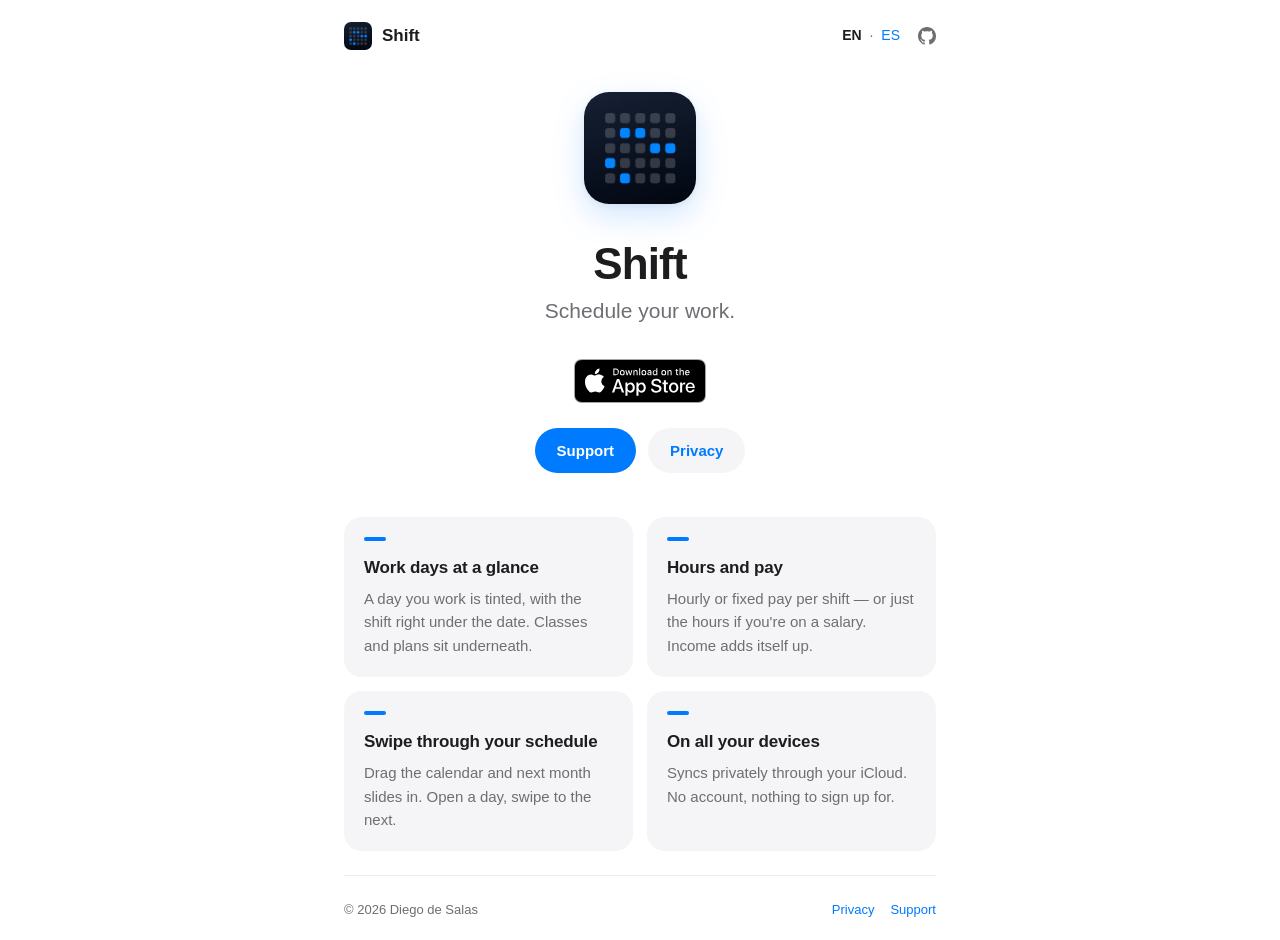
<file: index.html>
<!doctype html>
<html lang="en">
<head>
  <meta charset="utf-8">
  <meta name="viewport" content="width=device-width, initial-scale=1">
  <title>Shift — Schedule Your Work</title>
  <meta name="description" content="A calendar for people whose schedule and pay change every week. Work days at a glance, hours and pay tracked, synced privately with iCloud.">
  <meta name="theme-color" content="#ffffff" media="(prefers-color-scheme: light)">
  <meta name="theme-color" content="#000000" media="(prefers-color-scheme: dark)">
  <link rel="icon" href="favicon.png">
  <link rel="apple-touch-icon" href="icon.png">
  <link rel="alternate" hreflang="es" href="es/index.html">
  <link rel="stylesheet" href="styles.css">
</head>
<body>
  <div class="wrap">
    <header class="site-header">
      <a class="brand" href="index.html"><img src="icon.png" alt=""> Shift</a>
      <div class="header-end">
        <div class="lang"><span>EN</span> · <a href="es/index.html" hreflang="es">ES</a></div>
        <a class="github" href="https://github.com/desalix/Shift" target="_blank" rel="noopener" aria-label="GitHub repository"><svg viewBox="0 0 16 16" width="18" height="18" aria-hidden="true"><path fill="currentColor" d="M8 0C3.58 0 0 3.58 0 8c0 3.54 2.29 6.53 5.47 7.59.4.07.55-.17.55-.38 0-.19-.01-.82-.01-1.49-2.01.37-2.53-.49-2.69-.94-.09-.23-.48-.94-.82-1.13-.28-.15-.68-.52-.01-.53.63-.01 1.08.58 1.23.82.72 1.21 1.87.87 2.33.66.07-.52.28-.87.51-1.07-1.78-.2-3.64-.89-3.64-3.95 0-.87.31-1.59.82-2.15-.08-.2-.36-1.02.08-2.12 0 0 .67-.21 2.2.82.64-.18 1.32-.27 2-.27.68 0 1.36.09 2 .27 1.53-1.04 2.2-.82 2.2-.82.44 1.1.16 1.92.08 2.12.51.56.82 1.27.82 2.15 0 3.07-1.87 3.75-3.65 3.95.29.25.54.73.54 1.48 0 1.07-.01 1.93-.01 2.2 0 .21.15.46.55.38A8.013 8.013 0 0016 8c0-4.42-3.58-8-8-8z"/></svg></a>
      </div>
    </header>

    <main>
      <section class="hero">
        <img class="app-icon" src="icon.png" alt="Shift app icon">
        <h1>Shift</h1>
        <p class="tagline">Schedule your work.</p>
        <a class="store-badge" target="_blank" href="https://apps.apple.com/app/shift-schedule-your-work/id6812912884"><img src="appstore-badge.svg" alt="Download on the App Store" width="132" height="44"></a>
        <div class="actions">
          <a class="button primary" href="support.html">Support</a>
          <a class="button" href="privacy.html">Privacy</a>
        </div>
      </section>

      <section class="features">
        <article class="feature">
          <h2>Work days at a glance</h2>
          <p>A day you work is tinted, with the shift right under the date. Classes and plans sit underneath.</p>
        </article>
        <article class="feature">
          <h2>Hours and pay</h2>
          <p>Hourly or fixed pay per shift — or just the hours if you're on a salary. Income adds itself up.</p>
        </article>
        <article class="feature">
          <h2>Swipe through your schedule</h2>
          <p>Drag the calendar and next month slides in. Open a day, swipe to the next.</p>
        </article>
        <article class="feature">
          <h2>On all your devices</h2>
          <p>Syncs privately through your iCloud. No account, nothing to sign up for.</p>
        </article>
      </section>
    </main>

    <footer class="site-footer">
      <span>© 2026 Diego de Salas</span>
      <nav><a href="privacy.html">Privacy</a><a href="support.html">Support</a></nav>
    </footer>
  </div>
</body>
</html>
</file>
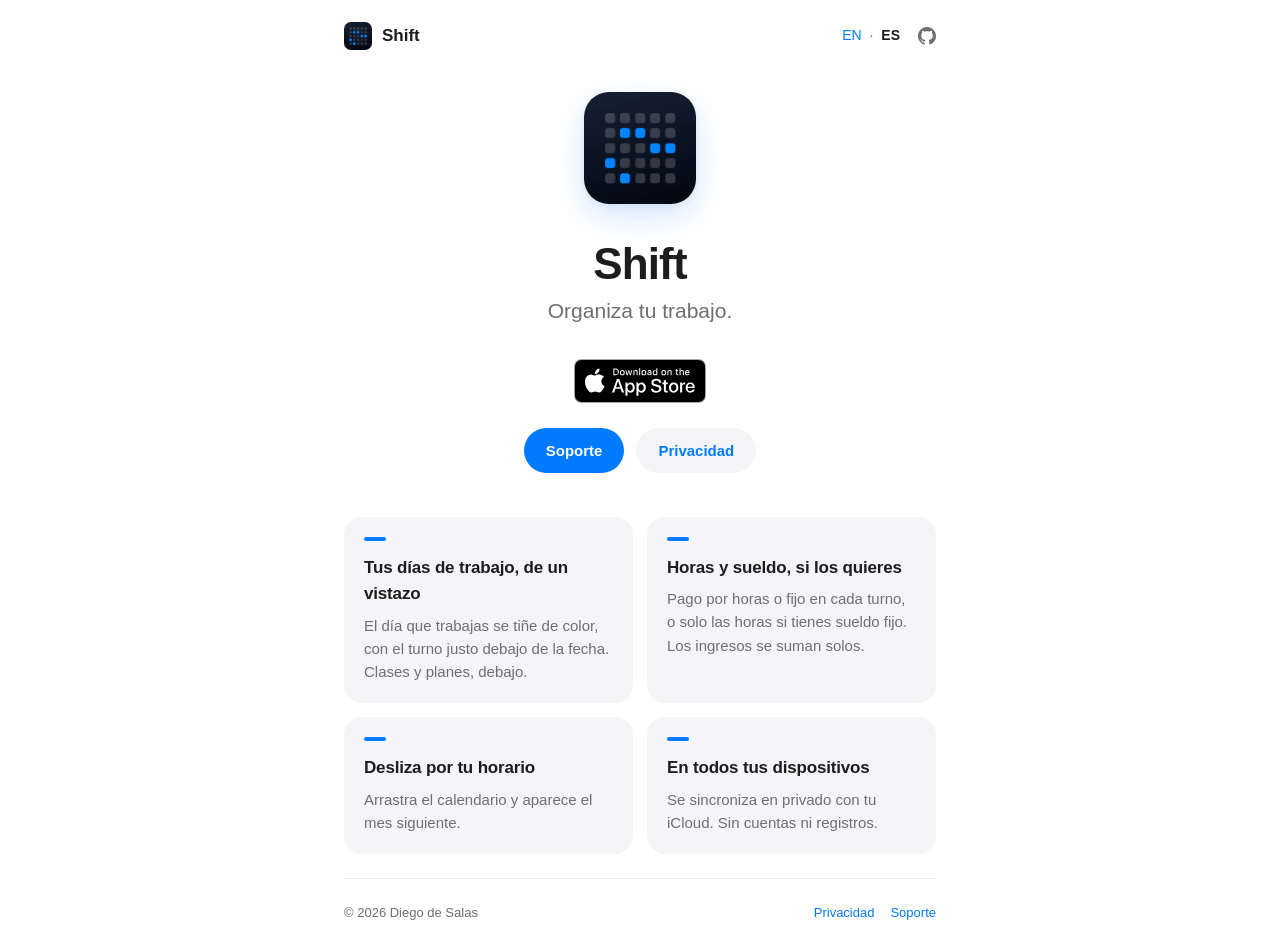
<file: es/index.html>
<!doctype html>
<html lang="es">
<head>
  <meta charset="utf-8">
  <meta name="viewport" content="width=device-width, initial-scale=1">
  <title>Shift — Organiza tu trabajo</title>
  <meta name="description" content="Un calendario para quien tiene horarios y sueldo que cambian cada semana. Días de trabajo de un vistazo, horas y pago registrados, sincronizado en privado con iCloud.">
  <meta name="theme-color" content="#ffffff" media="(prefers-color-scheme: light)">
  <meta name="theme-color" content="#000000" media="(prefers-color-scheme: dark)">
  <link rel="icon" href="../favicon.png">
  <link rel="apple-touch-icon" href="../icon.png">
  <link rel="alternate" hreflang="en" href="../index.html">
  <link rel="stylesheet" href="../styles.css">
</head>
<body>
  <div class="wrap">
    <header class="site-header">
      <a class="brand" href="index.html"><img src="../icon.png" alt=""> Shift</a>
      <div class="header-end">
        <div class="lang"><a href="../index.html" hreflang="en">EN</a> · <span>ES</span></div>
        <a class="github" href="https://github.com/desalix/Shift" target="_blank" rel="noopener" aria-label="Repositorio en GitHub"><svg viewBox="0 0 16 16" width="18" height="18" aria-hidden="true"><path fill="currentColor" d="M8 0C3.58 0 0 3.58 0 8c0 3.54 2.29 6.53 5.47 7.59.4.07.55-.17.55-.38 0-.19-.01-.82-.01-1.49-2.01.37-2.53-.49-2.69-.94-.09-.23-.48-.94-.82-1.13-.28-.15-.68-.52-.01-.53.63-.01 1.08.58 1.23.82.72 1.21 1.87.87 2.33.66.07-.52.28-.87.51-1.07-1.78-.2-3.64-.89-3.64-3.95 0-.87.31-1.59.82-2.15-.08-.2-.36-1.02.08-2.12 0 0 .67-.21 2.2.82.64-.18 1.32-.27 2-.27.68 0 1.36.09 2 .27 1.53-1.04 2.2-.82 2.2-.82.44 1.1.16 1.92.08 2.12.51.56.82 1.27.82 2.15 0 3.07-1.87 3.75-3.65 3.95.29.25.54.73.54 1.48 0 1.07-.01 1.93-.01 2.2 0 .21.15.46.55.38A8.013 8.013 0 0016 8c0-4.42-3.58-8-8-8z"/></svg></a>
      </div>
    </header>

    <main>
      <section class="hero">
        <img class="app-icon" src="../icon.png" alt="Icono de la app Shift">
        <h1>Shift</h1>
        <p class="tagline">Organiza tu trabajo.</p>
        <a class="store-badge" href="https://apps.apple.com/app/shift-schedule-your-work/id6812912884"><img src="../appstore-badge.svg" alt="Descargar en el App Store" width="132" height="44"></a>
        <div class="actions">
          <a class="button primary" href="support.html">Soporte</a>
          <a class="button" href="privacy.html">Privacidad</a>
        </div>
      </section>

      <section class="features">
        <article class="feature">
          <h2>Tus días de trabajo, de un vistazo</h2>
          <p>El día que trabajas se tiñe de color, con el turno justo debajo de la fecha. Clases y planes, debajo.</p>
        </article>
        <article class="feature">
          <h2>Horas y sueldo, si los quieres</h2>
          <p>Pago por horas o fijo en cada turno, o solo las horas si tienes sueldo fijo. Los ingresos se suman solos.</p>
        </article>
        <article class="feature">
          <h2>Desliza por tu horario</h2>
          <p>Arrastra el calendario y aparece el mes siguiente.</p>
        </article>
        <article class="feature">
          <h2>En todos tus dispositivos</h2>
          <p>Se sincroniza en privado con tu iCloud. Sin cuentas ni registros.</p>
        </article>
      </section>
    </main>

    <footer class="site-footer">
      <span>© 2026 Diego de Salas</span>
      <nav><a href="privacy.html">Privacidad</a><a href="support.html">Soporte</a></nav>
    </footer>
  </div>
</body>
</html>
</file>
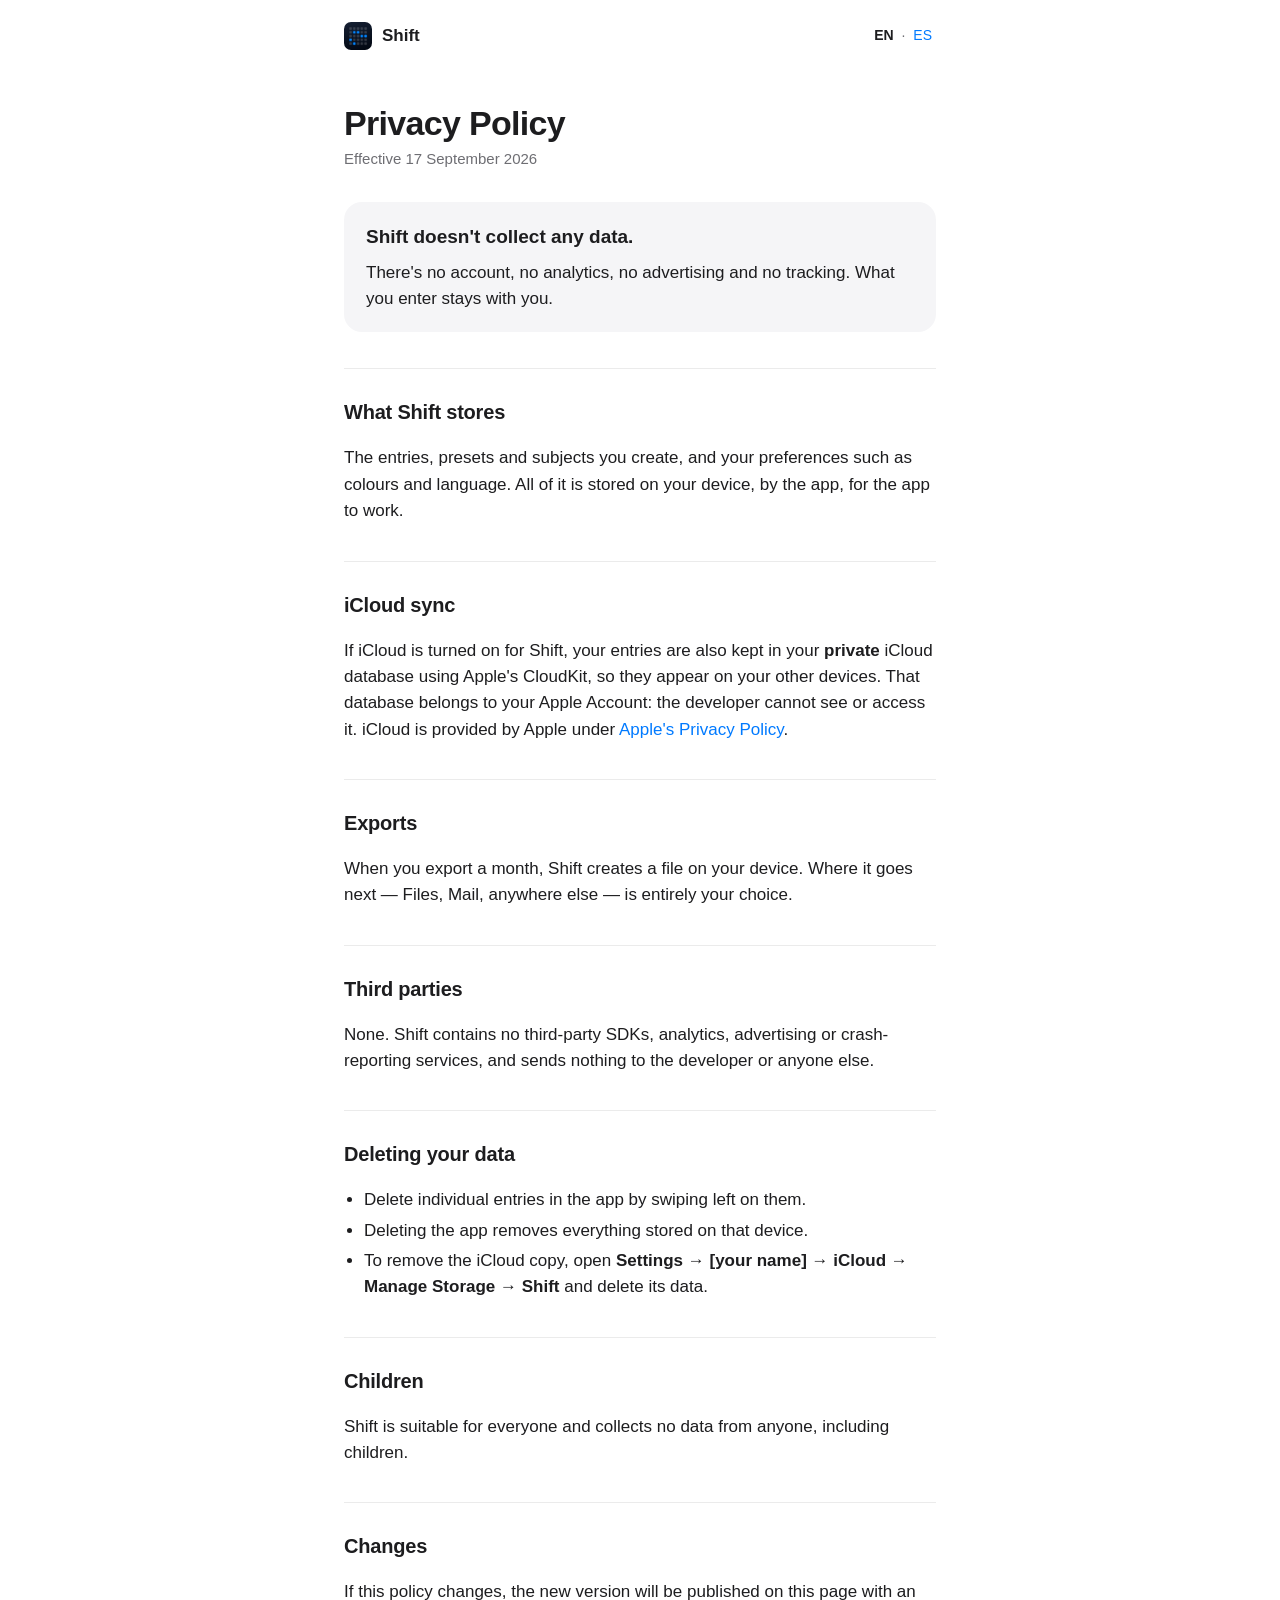
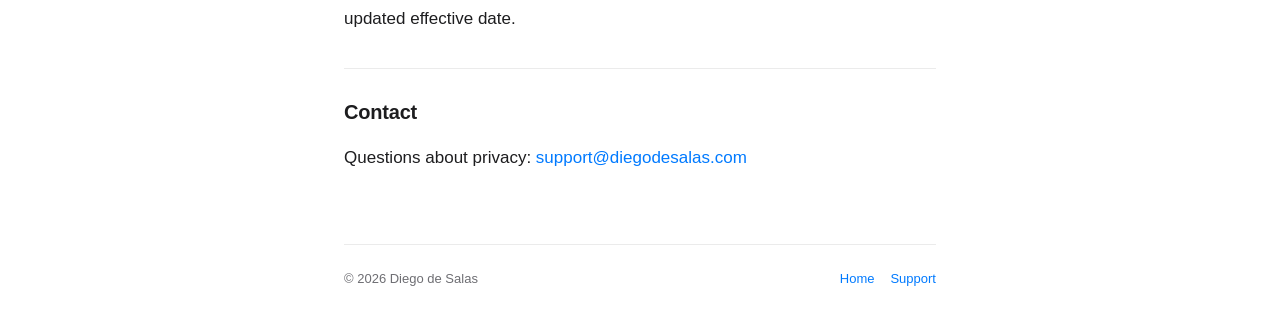
<file: privacy.html>
<!doctype html>
<html lang="en">
<head>
  <meta charset="utf-8">
  <meta name="viewport" content="width=device-width, initial-scale=1">
  <title>Privacy Policy — Shift</title>
  <meta name="description" content="Shift collects no data. No account, no analytics, no advertising, no tracking.">
  <meta name="theme-color" content="#ffffff" media="(prefers-color-scheme: light)">
  <meta name="theme-color" content="#000000" media="(prefers-color-scheme: dark)">
  <link rel="icon" href="favicon.png">
  <link rel="apple-touch-icon" href="icon.png">
  <link rel="alternate" hreflang="es" href="es/privacy.html">
  <link rel="stylesheet" href="styles.css">
</head>
<body>
  <div class="wrap">
    <header class="site-header">
      <a class="brand" href="index.html"><img src="icon.png" alt=""> Shift</a>
      <div class="lang"><span>EN</span> · <a href="es/privacy.html" hreflang="es">ES</a></div>
    </header>

    <main class="doc">
      <h1>Privacy Policy</h1>
      <p class="meta">Effective 17 September 2026</p>

      <div class="callout">
        <p class="lead"><strong>Shift doesn't collect any data.</strong></p>
        <p>There's no account, no analytics, no advertising and no tracking. What you enter stays with you.</p>
      </div>

      <h2>What Shift stores</h2>
      <p>The entries, presets and subjects you create, and your preferences such as colours and language. All of it is stored on your device, by the app, for the app to work.</p>

      <h2>iCloud sync</h2>
      <p>If iCloud is turned on for Shift, your entries are also kept in your <strong>private</strong> iCloud database using Apple's CloudKit, so they appear on your other devices. That database belongs to your Apple Account: the developer cannot see or access it. iCloud is provided by Apple under <a href="https://www.apple.com/legal/privacy/">Apple's Privacy Policy</a>.</p>

      <h2>Exports</h2>
      <p>When you export a month, Shift creates a file on your device. Where it goes next — Files, Mail, anywhere else — is entirely your choice.</p>

      <h2>Third parties</h2>
      <p>None. Shift contains no third-party SDKs, analytics, advertising or crash-reporting services, and sends nothing to the developer or anyone else.</p>

      <h2>Deleting your data</h2>
      <ul>
        <li>Delete individual entries in the app by swiping left on them.</li>
        <li>Deleting the app removes everything stored on that device.</li>
        <li>To remove the iCloud copy, open <strong>Settings → [your name] → iCloud → Manage Storage → Shift</strong> and delete its data.</li>
      </ul>

      <h2>Children</h2>
      <p>Shift is suitable for everyone and collects no data from anyone, including children.</p>

      <h2>Changes</h2>
      <p>If this policy changes, the new version will be published on this page with an updated effective date.</p>

      <h2>Contact</h2>
      <p>Questions about privacy: <a href="mailto:support@diegodesalas.com">support@diegodesalas.com</a></p>
    </main>

    <footer class="site-footer">
      <span>© 2026 Diego de Salas</span>
      <nav><a href="index.html">Home</a><a href="support.html">Support</a></nav>
    </footer>
  </div>
</body>
</html>
</file>
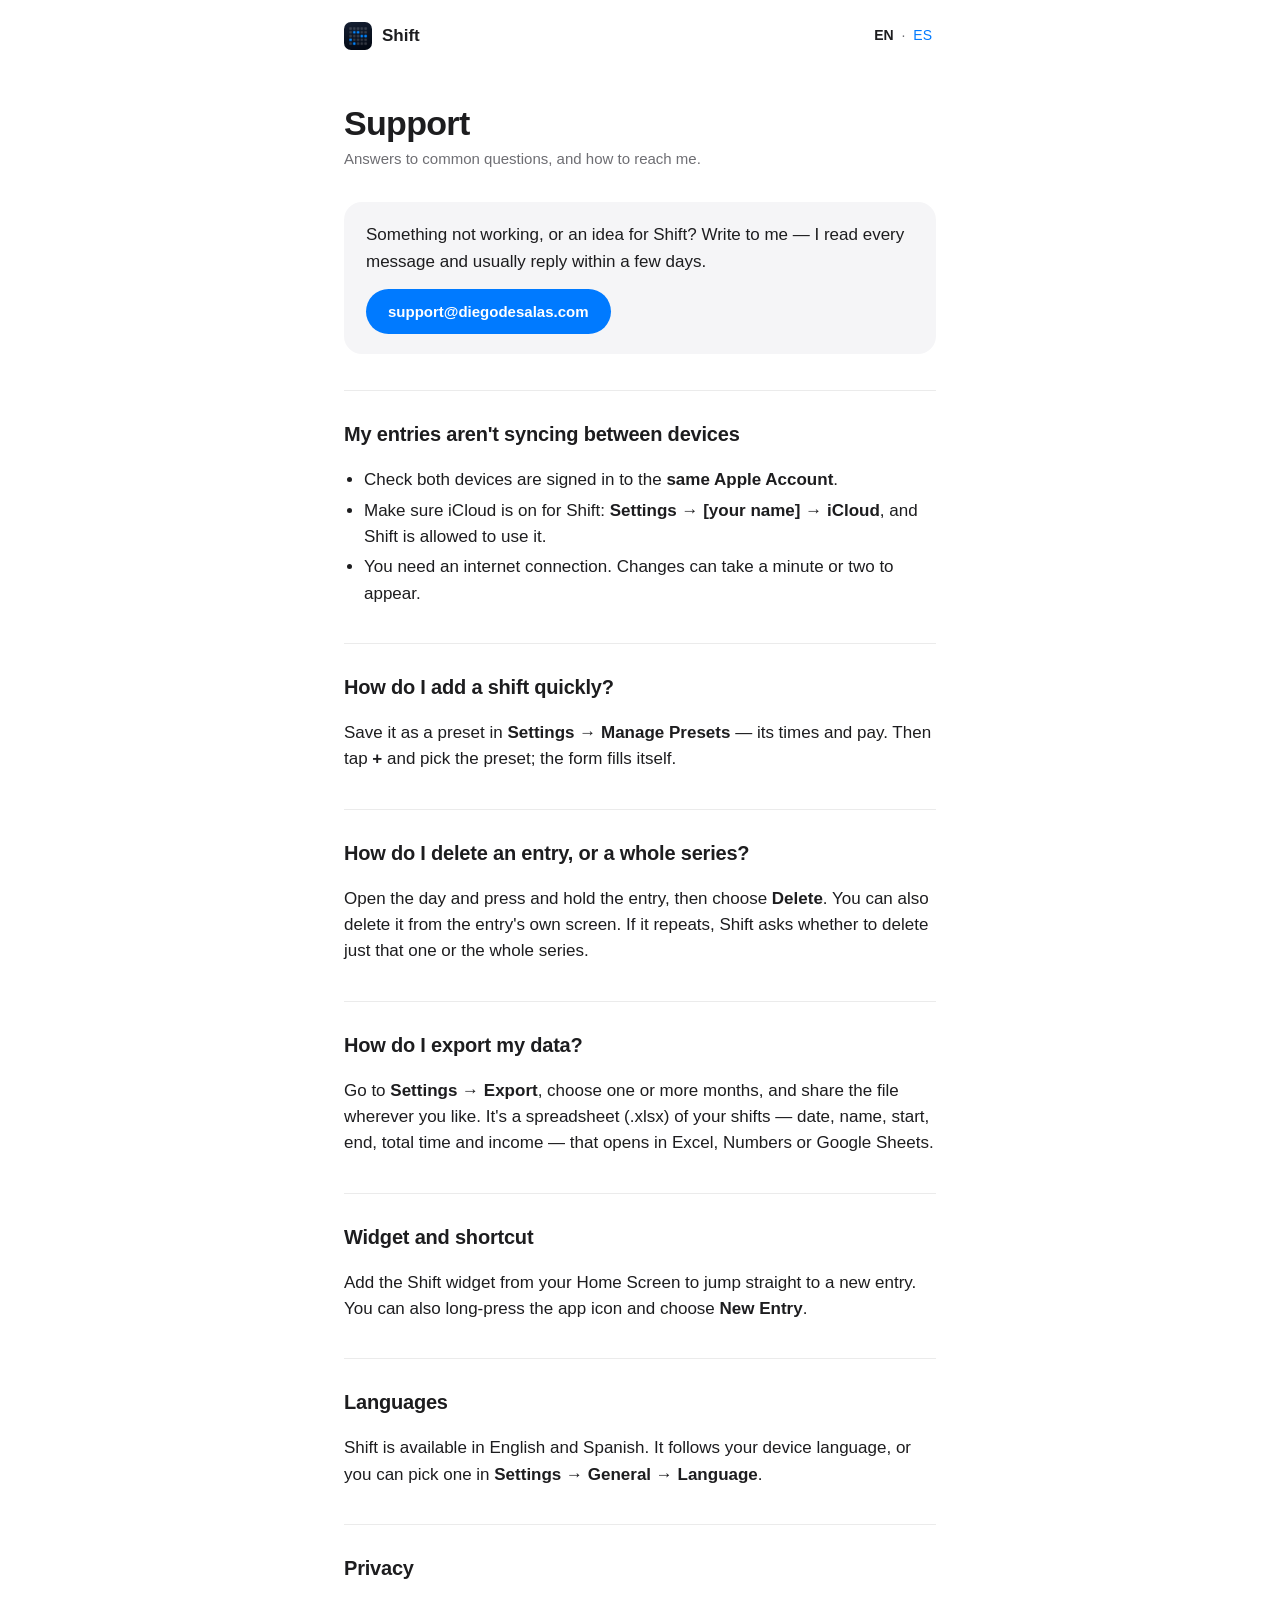
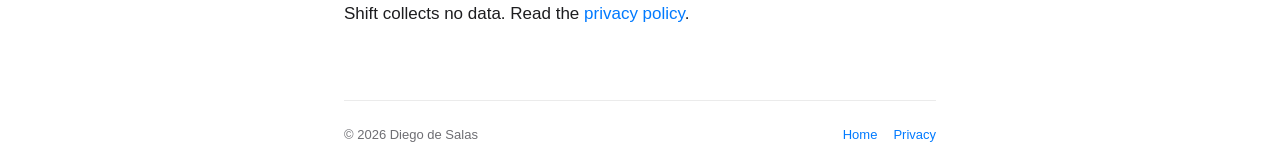
<file: support.html>
<!doctype html>
<html lang="en">
<head>
  <meta charset="utf-8">
  <meta name="viewport" content="width=device-width, initial-scale=1">
  <title>Support — Shift</title>
  <meta name="description" content="Help with Shift: syncing, exporting, deleting entries, presets, widgets and contact.">
  <meta name="theme-color" content="#ffffff" media="(prefers-color-scheme: light)">
  <meta name="theme-color" content="#000000" media="(prefers-color-scheme: dark)">
  <link rel="icon" href="favicon.png">
  <link rel="apple-touch-icon" href="icon.png">
  <link rel="alternate" hreflang="es" href="es/support.html">
  <link rel="stylesheet" href="styles.css">
</head>
<body>
  <div class="wrap">
    <header class="site-header">
      <a class="brand" href="index.html"><img src="icon.png" alt=""> Shift</a>
      <div class="lang"><span>EN</span> · <a href="es/support.html" hreflang="es">ES</a></div>
    </header>

    <main class="doc">
      <h1>Support</h1>
      <p class="meta">Answers to common questions, and how to reach me.</p>

      <div class="callout">
        <p>Something not working, or an idea for Shift? Write to me — I read every message and usually reply within a few days.</p>
        <a class="button primary" href="mailto:support@diegodesalas.com">support@diegodesalas.com</a>
      </div>

      <h2>My entries aren't syncing between devices</h2>
      <ul>
        <li>Check both devices are signed in to the <strong>same Apple Account</strong>.</li>
        <li>Make sure iCloud is on for Shift: <strong>Settings → [your name] → iCloud</strong>, and Shift is allowed to use it.</li>
        <li>You need an internet connection. Changes can take a minute or two to appear.</li>
      </ul>

      <h2>How do I add a shift quickly?</h2>
      <p>Save it as a preset in <strong>Settings → Manage Presets</strong> — its times and pay. Then tap <strong>+</strong> and pick the preset; the form fills itself.</p>

      <h2>How do I delete an entry, or a whole series?</h2>
      <p>Open the day and press and hold the entry, then choose <strong>Delete</strong>. You can also delete it from the entry's own screen. If it repeats, Shift asks whether to delete just that one or the whole series.</p>

      <h2>How do I export my data?</h2>
      <p>Go to <strong>Settings → Export</strong>, choose one or more months, and share the file wherever you like. It's a spreadsheet (.xlsx) of your shifts — date, name, start, end, total time and income — that opens in Excel, Numbers or Google Sheets.</p>

      <h2>Widget and shortcut</h2>
      <p>Add the Shift widget from your Home Screen to jump straight to a new entry. You can also long-press the app icon and choose <strong>New Entry</strong>.</p>

      <h2>Languages</h2>
      <p>Shift is available in English and Spanish. It follows your device language, or you can pick one in <strong>Settings → General → Language</strong>.</p>

      <h2>Privacy</h2>
      <p>Shift collects no data. Read the <a href="privacy.html">privacy policy</a>.</p>
    </main>

    <footer class="site-footer">
      <span>© 2026 Diego de Salas</span>
      <nav><a href="index.html">Home</a><a href="privacy.html">Privacy</a></nav>
    </footer>
  </div>
</body>
</html>
</file>
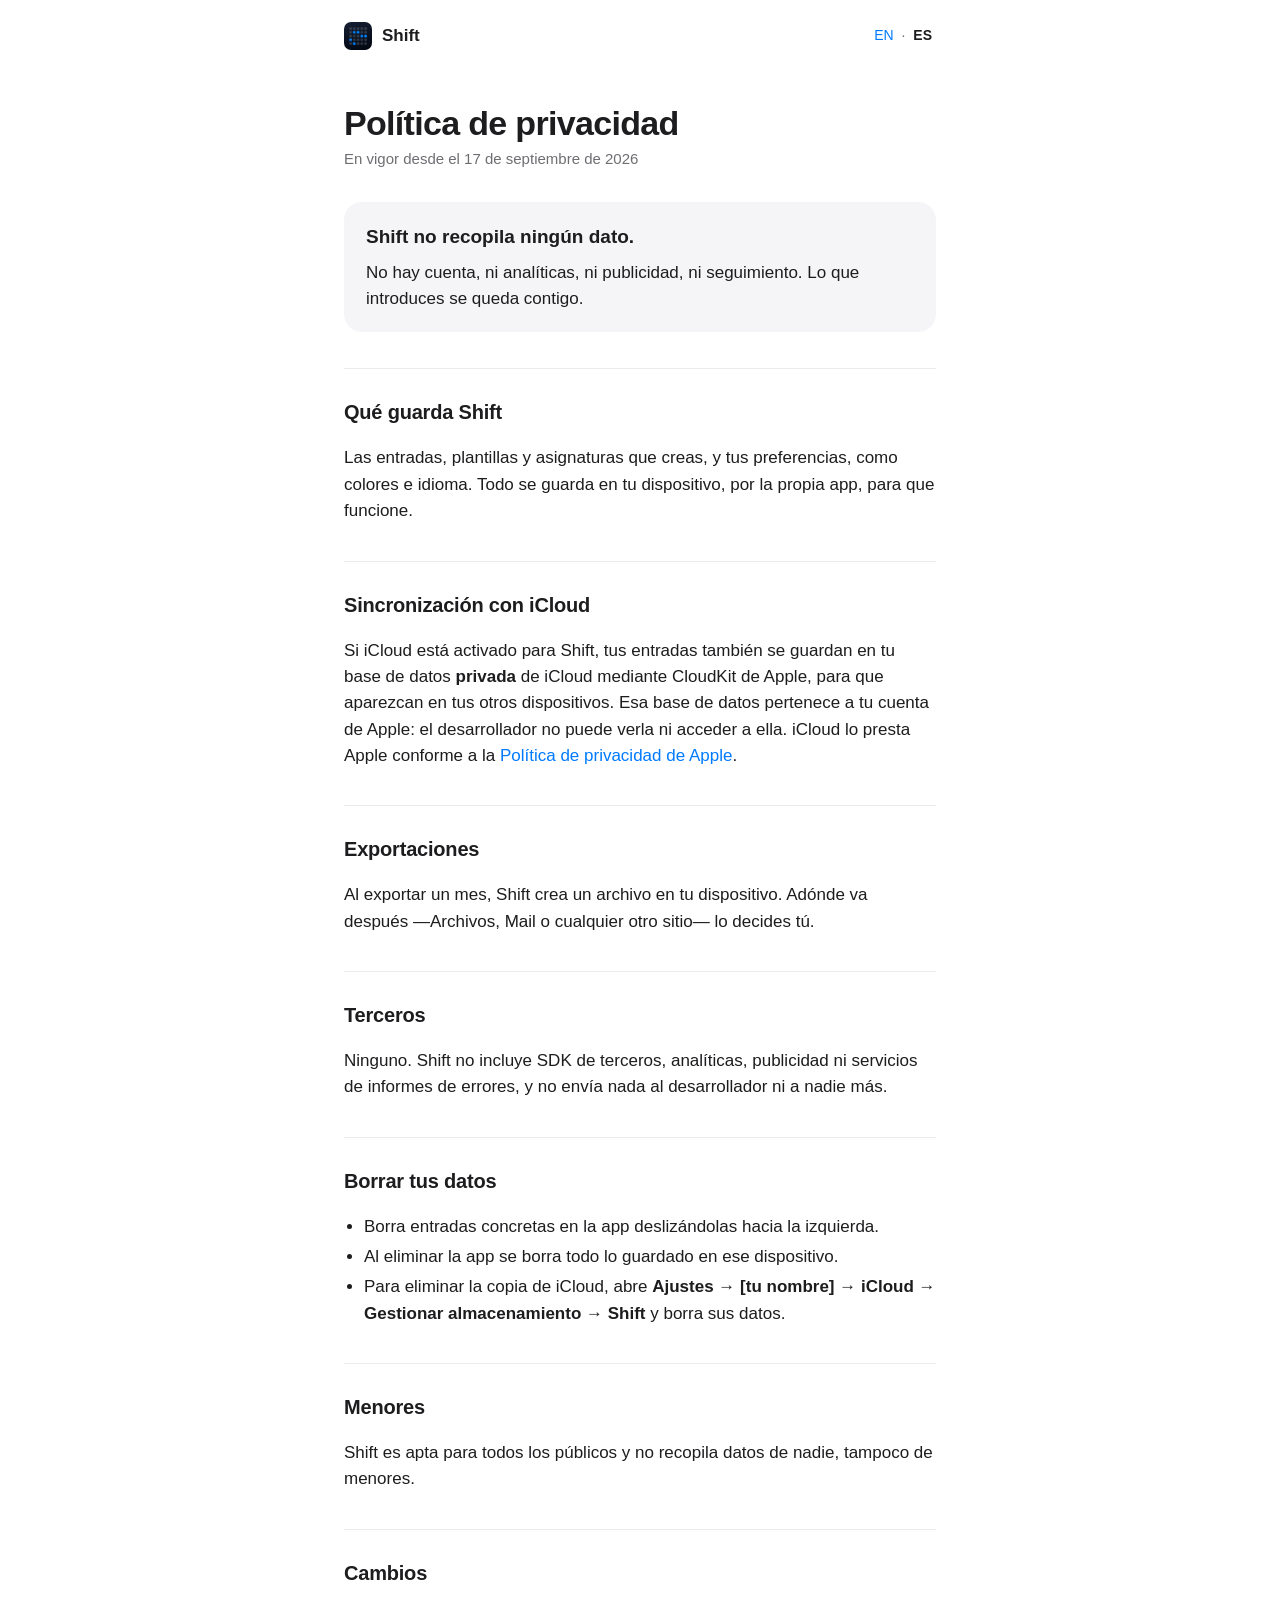
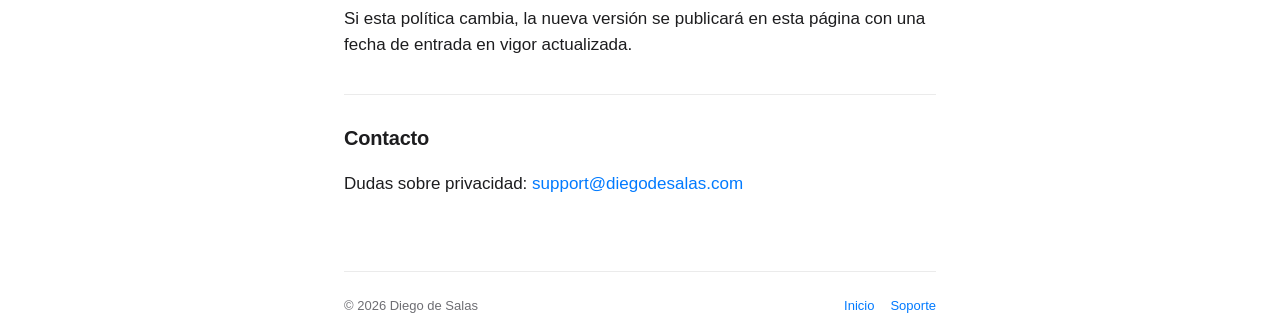
<file: es/privacy.html>
<!doctype html>
<html lang="es">
<head>
  <meta charset="utf-8">
  <meta name="viewport" content="width=device-width, initial-scale=1">
  <title>Política de privacidad — Shift</title>
  <meta name="description" content="Shift no recopila ningún dato. Sin cuenta, sin analíticas, sin publicidad, sin seguimiento.">
  <meta name="theme-color" content="#ffffff" media="(prefers-color-scheme: light)">
  <meta name="theme-color" content="#000000" media="(prefers-color-scheme: dark)">
  <link rel="icon" href="../favicon.png">
  <link rel="apple-touch-icon" href="../icon.png">
  <link rel="alternate" hreflang="en" href="../privacy.html">
  <link rel="stylesheet" href="../styles.css">
</head>
<body>
  <div class="wrap">
    <header class="site-header">
      <a class="brand" href="index.html"><img src="../icon.png" alt=""> Shift</a>
      <div class="lang"><a href="../privacy.html" hreflang="en">EN</a> · <span>ES</span></div>
    </header>

    <main class="doc">
      <h1>Política de privacidad</h1>
      <p class="meta">En vigor desde el 17 de septiembre de 2026</p>

      <div class="callout">
        <p class="lead"><strong>Shift no recopila ningún dato.</strong></p>
        <p>No hay cuenta, ni analíticas, ni publicidad, ni seguimiento. Lo que introduces se queda contigo.</p>
      </div>

      <h2>Qué guarda Shift</h2>
      <p>Las entradas, plantillas y asignaturas que creas, y tus preferencias, como colores e idioma. Todo se guarda en tu dispositivo, por la propia app, para que funcione.</p>

      <h2>Sincronización con iCloud</h2>
      <p>Si iCloud está activado para Shift, tus entradas también se guardan en tu base de datos <strong>privada</strong> de iCloud mediante CloudKit de Apple, para que aparezcan en tus otros dispositivos. Esa base de datos pertenece a tu cuenta de Apple: el desarrollador no puede verla ni acceder a ella. iCloud lo presta Apple conforme a la <a href="https://www.apple.com/es/legal/privacy/">Política de privacidad de Apple</a>.</p>

      <h2>Exportaciones</h2>
      <p>Al exportar un mes, Shift crea un archivo en tu dispositivo. Adónde va después —Archivos, Mail o cualquier otro sitio— lo decides tú.</p>

      <h2>Terceros</h2>
      <p>Ninguno. Shift no incluye SDK de terceros, analíticas, publicidad ni servicios de informes de errores, y no envía nada al desarrollador ni a nadie más.</p>

      <h2>Borrar tus datos</h2>
      <ul>
        <li>Borra entradas concretas en la app deslizándolas hacia la izquierda.</li>
        <li>Al eliminar la app se borra todo lo guardado en ese dispositivo.</li>
        <li>Para eliminar la copia de iCloud, abre <strong>Ajustes → [tu nombre] → iCloud → Gestionar almacenamiento → Shift</strong> y borra sus datos.</li>
      </ul>

      <h2>Menores</h2>
      <p>Shift es apta para todos los públicos y no recopila datos de nadie, tampoco de menores.</p>

      <h2>Cambios</h2>
      <p>Si esta política cambia, la nueva versión se publicará en esta página con una fecha de entrada en vigor actualizada.</p>

      <h2>Contacto</h2>
      <p>Dudas sobre privacidad: <a href="mailto:support@diegodesalas.com">support@diegodesalas.com</a></p>
    </main>

    <footer class="site-footer">
      <span>© 2026 Diego de Salas</span>
      <nav><a href="index.html">Inicio</a><a href="support.html">Soporte</a></nav>
    </footer>
  </div>
</body>
</html>
</file>
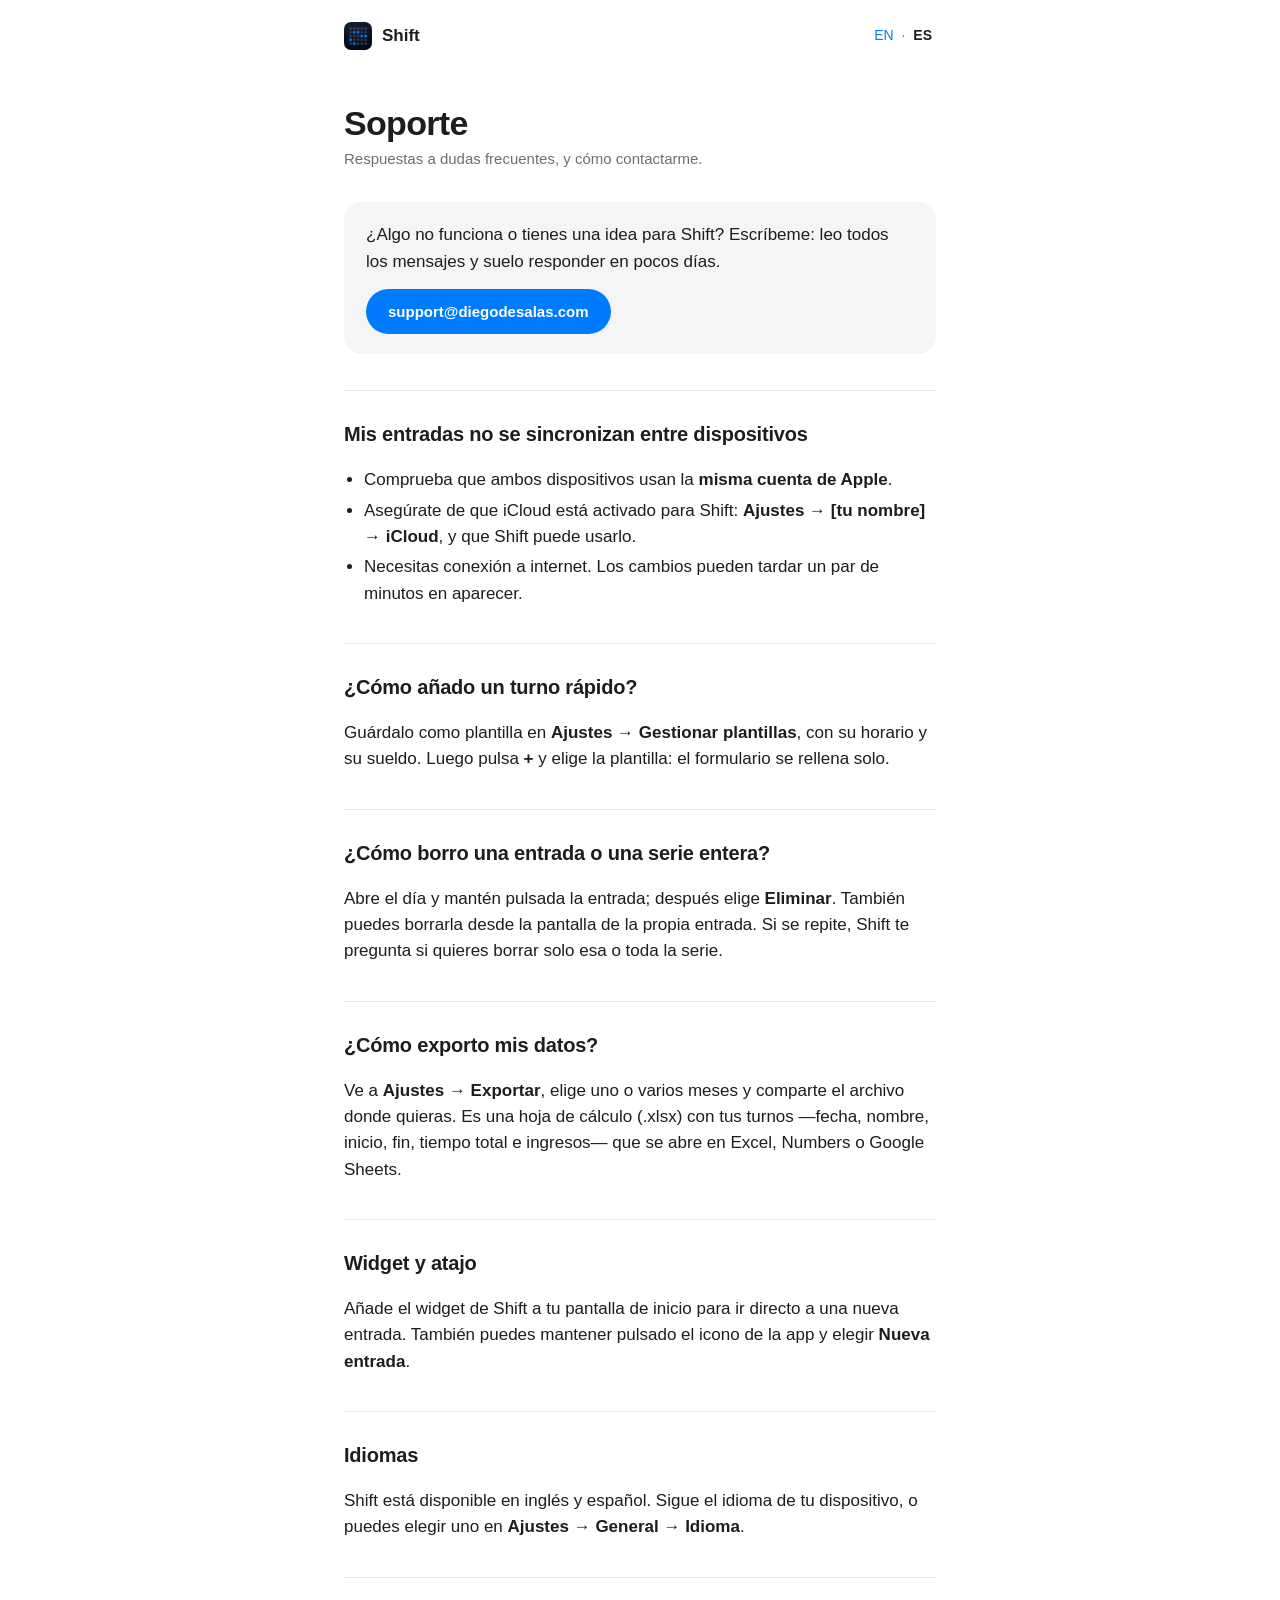
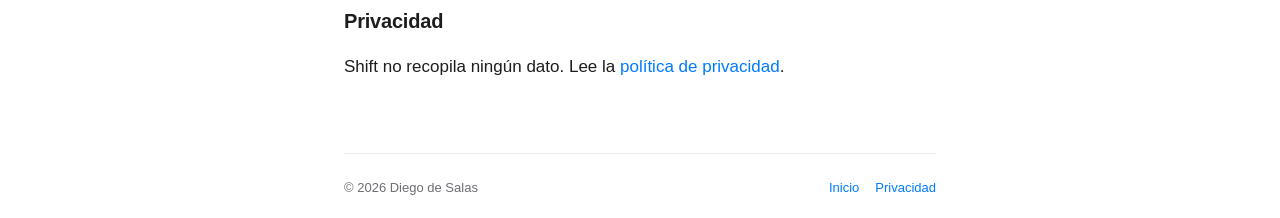
<file: es/support.html>
<!doctype html>
<html lang="es">
<head>
  <meta charset="utf-8">
  <meta name="viewport" content="width=device-width, initial-scale=1">
  <title>Soporte — Shift</title>
  <meta name="description" content="Ayuda con Shift: sincronización, exportar, borrar entradas, plantillas, widgets y contacto.">
  <meta name="theme-color" content="#ffffff" media="(prefers-color-scheme: light)">
  <meta name="theme-color" content="#000000" media="(prefers-color-scheme: dark)">
  <link rel="icon" href="../favicon.png">
  <link rel="apple-touch-icon" href="../icon.png">
  <link rel="alternate" hreflang="en" href="../support.html">
  <link rel="stylesheet" href="../styles.css">
</head>
<body>
  <div class="wrap">
    <header class="site-header">
      <a class="brand" href="index.html"><img src="../icon.png" alt=""> Shift</a>
      <div class="lang"><a href="../support.html" hreflang="en">EN</a> · <span>ES</span></div>
    </header>

    <main class="doc">
      <h1>Soporte</h1>
      <p class="meta">Respuestas a dudas frecuentes, y cómo contactarme.</p>

      <div class="callout">
        <p>¿Algo no funciona o tienes una idea para Shift? Escríbeme: leo todos los mensajes y suelo responder en pocos días.</p>
        <a class="button primary" href="mailto:support@diegodesalas.com">support@diegodesalas.com</a>
      </div>

      <h2>Mis entradas no se sincronizan entre dispositivos</h2>
      <ul>
        <li>Comprueba que ambos dispositivos usan la <strong>misma cuenta de Apple</strong>.</li>
        <li>Asegúrate de que iCloud está activado para Shift: <strong>Ajustes → [tu nombre] → iCloud</strong>, y que Shift puede usarlo.</li>
        <li>Necesitas conexión a internet. Los cambios pueden tardar un par de minutos en aparecer.</li>
      </ul>

      <h2>¿Cómo añado un turno rápido?</h2>
      <p>Guárdalo como plantilla en <strong>Ajustes → Gestionar plantillas</strong>, con su horario y su sueldo. Luego pulsa <strong>+</strong> y elige la plantilla: el formulario se rellena solo.</p>

      <h2>¿Cómo borro una entrada o una serie entera?</h2>
      <p>Abre el día y mantén pulsada la entrada; después elige <strong>Eliminar</strong>. También puedes borrarla desde la pantalla de la propia entrada. Si se repite, Shift te pregunta si quieres borrar solo esa o toda la serie.</p>

      <h2>¿Cómo exporto mis datos?</h2>
      <p>Ve a <strong>Ajustes → Exportar</strong>, elige uno o varios meses y comparte el archivo donde quieras. Es una hoja de cálculo (.xlsx) con tus turnos —fecha, nombre, inicio, fin, tiempo total e ingresos— que se abre en Excel, Numbers o Google Sheets.</p>

      <h2>Widget y atajo</h2>
      <p>Añade el widget de Shift a tu pantalla de inicio para ir directo a una nueva entrada. También puedes mantener pulsado el icono de la app y elegir <strong>Nueva entrada</strong>.</p>

      <h2>Idiomas</h2>
      <p>Shift está disponible en inglés y español. Sigue el idioma de tu dispositivo, o puedes elegir uno en <strong>Ajustes → General → Idioma</strong>.</p>

      <h2>Privacidad</h2>
      <p>Shift no recopila ningún dato. Lee la <a href="privacy.html">política de privacidad</a>.</p>
    </main>

    <footer class="site-footer">
      <span>© 2026 Diego de Salas</span>
      <nav><a href="index.html">Inicio</a><a href="privacy.html">Privacidad</a></nav>
    </footer>
  </div>
</body>
</html>
</file>
<file: styles.css>
/* Shift — one stylesheet for every page. No web fonts, no scripts. */

:root {
  --blue: #007aff;
  --bg: #ffffff;
  --surface: #f5f5f7;
  --text: #1d1d1f;
  --secondary: #6e6e73;
  --hairline: rgba(0, 0, 0, 0.08);
  --shadow: 0 12px 32px rgba(0, 122, 255, 0.18), 0 2px 6px rgba(0, 0, 0, 0.06);
  color-scheme: light dark;
}

@media (prefers-color-scheme: dark) {
  :root {
    --blue: #0a84ff;
    --bg: #000000;
    --surface: #1c1c1e;
    --text: #f5f5f7;
    --secondary: #a1a1a6;
    --hairline: rgba(255, 255, 255, 0.12);
    --shadow: 0 12px 32px rgba(10, 132, 255, 0.22), 0 2px 6px rgba(0, 0, 0, 0.4);
  }
}

*,
*::before,
*::after {
  box-sizing: border-box;
}

html {
  -webkit-text-size-adjust: 100%;
}

body {
  margin: 0;
  background: var(--bg);
  color: var(--text);
  font-family: -apple-system, BlinkMacSystemFont, "SF Pro Text", "Helvetica Neue", Helvetica, Arial, sans-serif;
  font-size: 17px;
  line-height: 1.55;
  -webkit-font-smoothing: antialiased;
}

a {
  color: var(--blue);
  text-decoration: none;
}

a:hover {
  text-decoration: underline;
}

.wrap {
  max-width: 640px;
  margin: 0 auto;
  padding: 0 24px;
}

/* Header */

.site-header {
  display: flex;
  align-items: center;
  justify-content: space-between;
  padding: 22px 0;
}

.brand {
  display: flex;
  align-items: center;
  gap: 10px;
  color: var(--text);
  font-weight: 600;
  font-size: 17px;
}

.brand:hover {
  text-decoration: none;
}

.brand img {
  width: 28px;
  height: 28px;
  border-radius: 7px;
}

.header-end {
  display: flex;
  align-items: center;
  gap: 14px;
}

.github {
  display: flex;
  color: var(--secondary);
}

.github:hover {
  color: var(--text);
}

.lang {
  font-size: 14px;
  color: var(--secondary);
}

.lang a,
.lang span {
  padding: 2px 4px;
}

.lang span {
  color: var(--text);
  font-weight: 600;
}

/* Hero */

.hero {
  text-align: center;
  padding: 20px 0 20px;
}

.app-icon {
  width: 112px;
  height: 112px;
  border-radius: 25px;
  box-shadow: var(--shadow);
}

.hero h1 {
  margin: 28px 0 6px;
  font-size: 44px;
  line-height: 1.1;
  font-weight: 700;
  letter-spacing: -0.02em;
}

.tagline {
  margin: 0;
  font-size: 21px;
  color: var(--secondary);
}

.actions {
  display: flex;
  justify-content: center;
  gap: 12px;
  align-items: center;
  margin-top: 16px;
  flex-wrap: wrap;
}

.store-badge {
  display: inline-flex;
  margin-top: 32px;
}

.store-badge img {
  display: block;
  width: auto;
  height: 44px;
}

.button {
  display: inline-block;
  padding: 11px 22px;
  border-radius: 999px;
  font-size: 15px;
  font-weight: 600;
  background: var(--surface);
  color: var(--blue);
}

.button.primary {
  background: var(--blue);
  color: #ffffff;
}

.button:hover {
  text-decoration: none;
  filter: brightness(0.96);
}

/* Features */

.features {
  display: grid;
  grid-template-columns: repeat(2, 1fr);
  gap: 14px;
  padding: 24px 0 24px;
}

.feature {
  background: var(--surface);
  border-radius: 18px;
  padding: 20px;
}

.feature h2 {
  margin: 0 0 6px;
  font-size: 17px;
  font-weight: 600;
  letter-spacing: -0.01em;
}

.feature h2::before {
  content: "";
  display: block;
  width: 22px;
  height: 4px;
  border-radius: 2px;
  background: var(--blue);
  margin-bottom: 14px;
}

.feature p {
  margin: 0;
  font-size: 15px;
  color: var(--secondary);
}

@media (max-width: 560px) {
  .features {
    grid-template-columns: 1fr;
  }

  .hero h1 {
    font-size: 36px;
  }
}

/* Document pages: privacy and support */

.doc {
  padding: 32px 0 56px;
}

.doc h1 {
  margin: 0 0 4px;
  font-size: 34px;
  line-height: 1.15;
  font-weight: 700;
  letter-spacing: -0.02em;
}

.doc .meta {
  margin: 0 0 32px;
  color: var(--secondary);
  font-size: 15px;
}

.doc .lead {
  font-size: 19px;
  margin: 0 0 8px;
}

.doc h2 {
  margin: 36px 0 8px;
  padding-top: 28px;
  border-top: 1px solid var(--hairline);
  font-size: 20px;
  font-weight: 600;
  letter-spacing: -0.01em;
}

.doc h3 {
  margin: 24px 0 4px;
  font-size: 17px;
  font-weight: 600;
}

.doc p,
.doc li {
  color: var(--text);
}

.doc ul {
  padding-left: 20px;
}

.doc li {
  margin: 4px 0;
}

.callout {
  background: var(--surface);
  border-radius: 18px;
  padding: 20px 22px;
  margin: 24px 0 8px;
}

.callout p {
  margin: 0;
}

.callout .button {
  margin-top: 14px;
}

/* Footer */

.site-footer {
  border-top: 1px solid var(--hairline);
  padding: 24px 0 20px;
  font-size: 13px;
  color: var(--secondary);
  display: flex;
  justify-content: space-between;
  gap: 12px;
  flex-wrap: wrap;
}

.site-footer nav {
  display: flex;
  gap: 16px;
}
</file>
